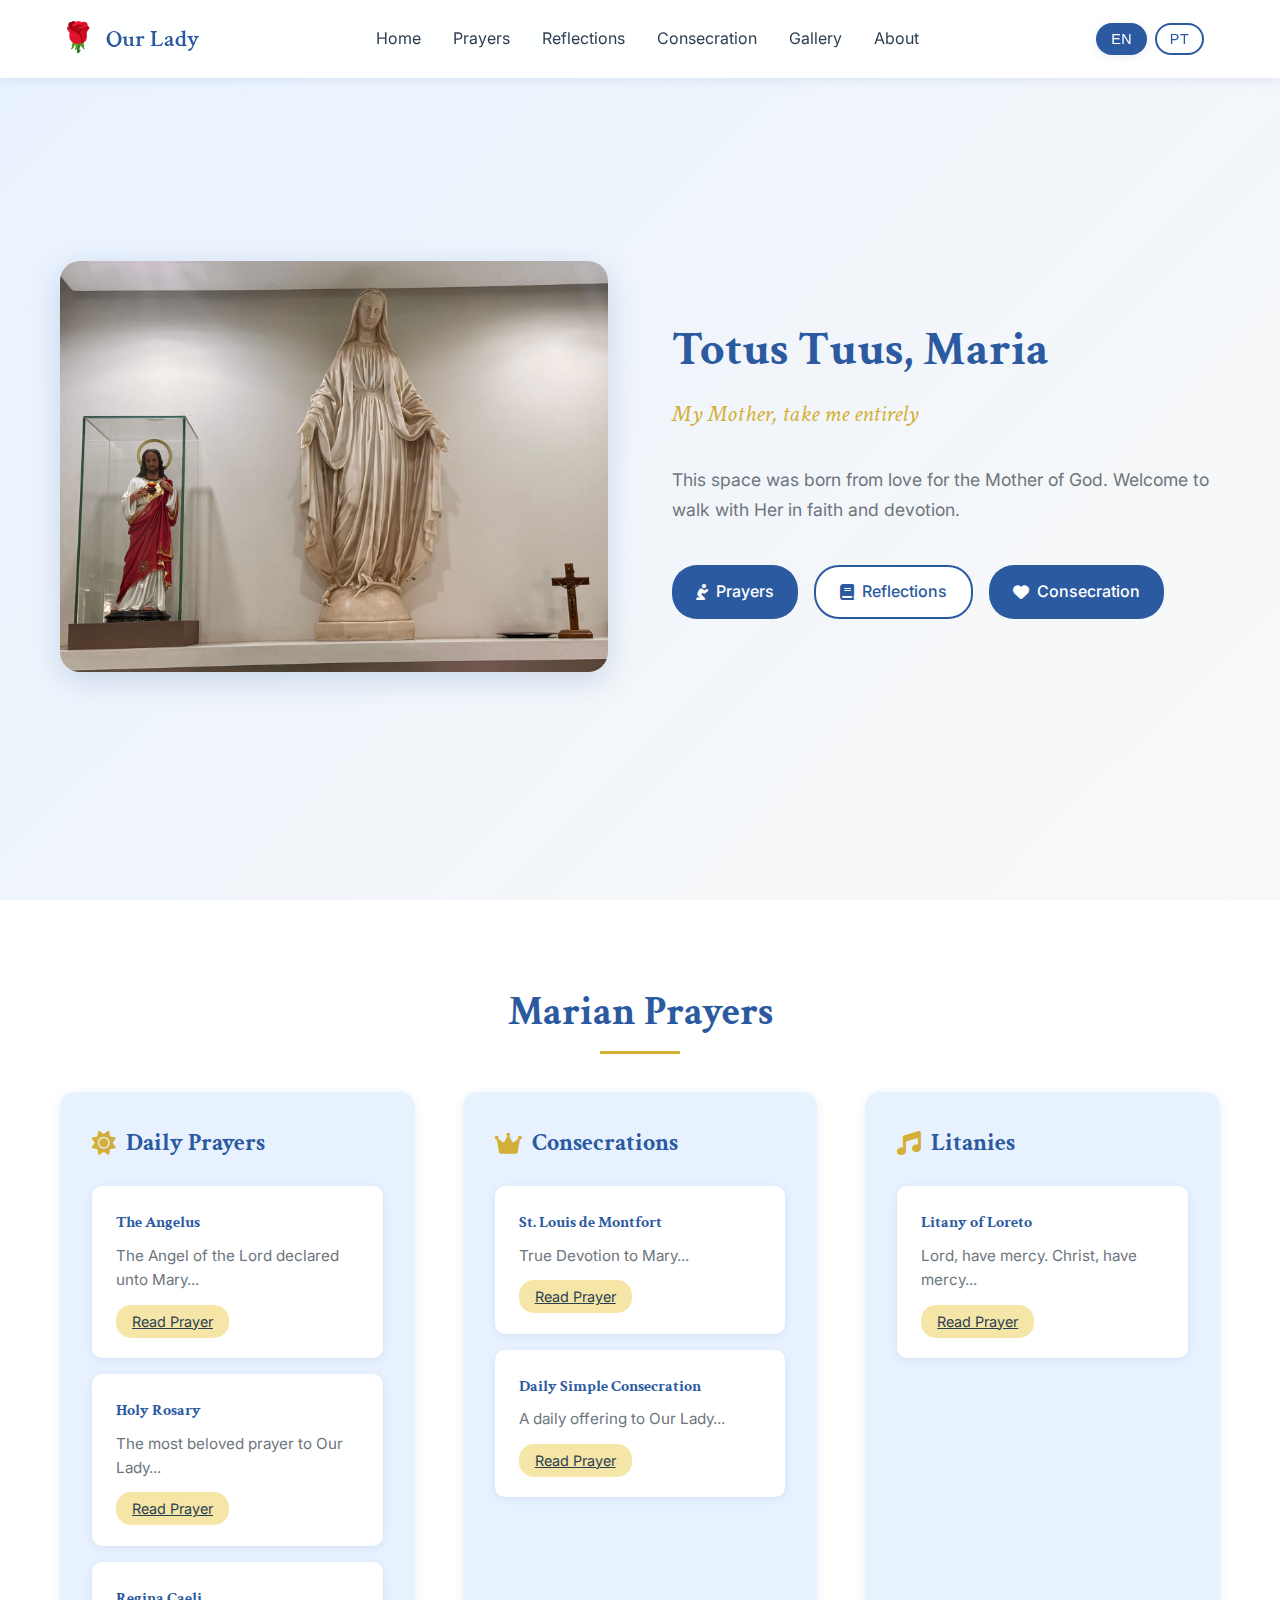
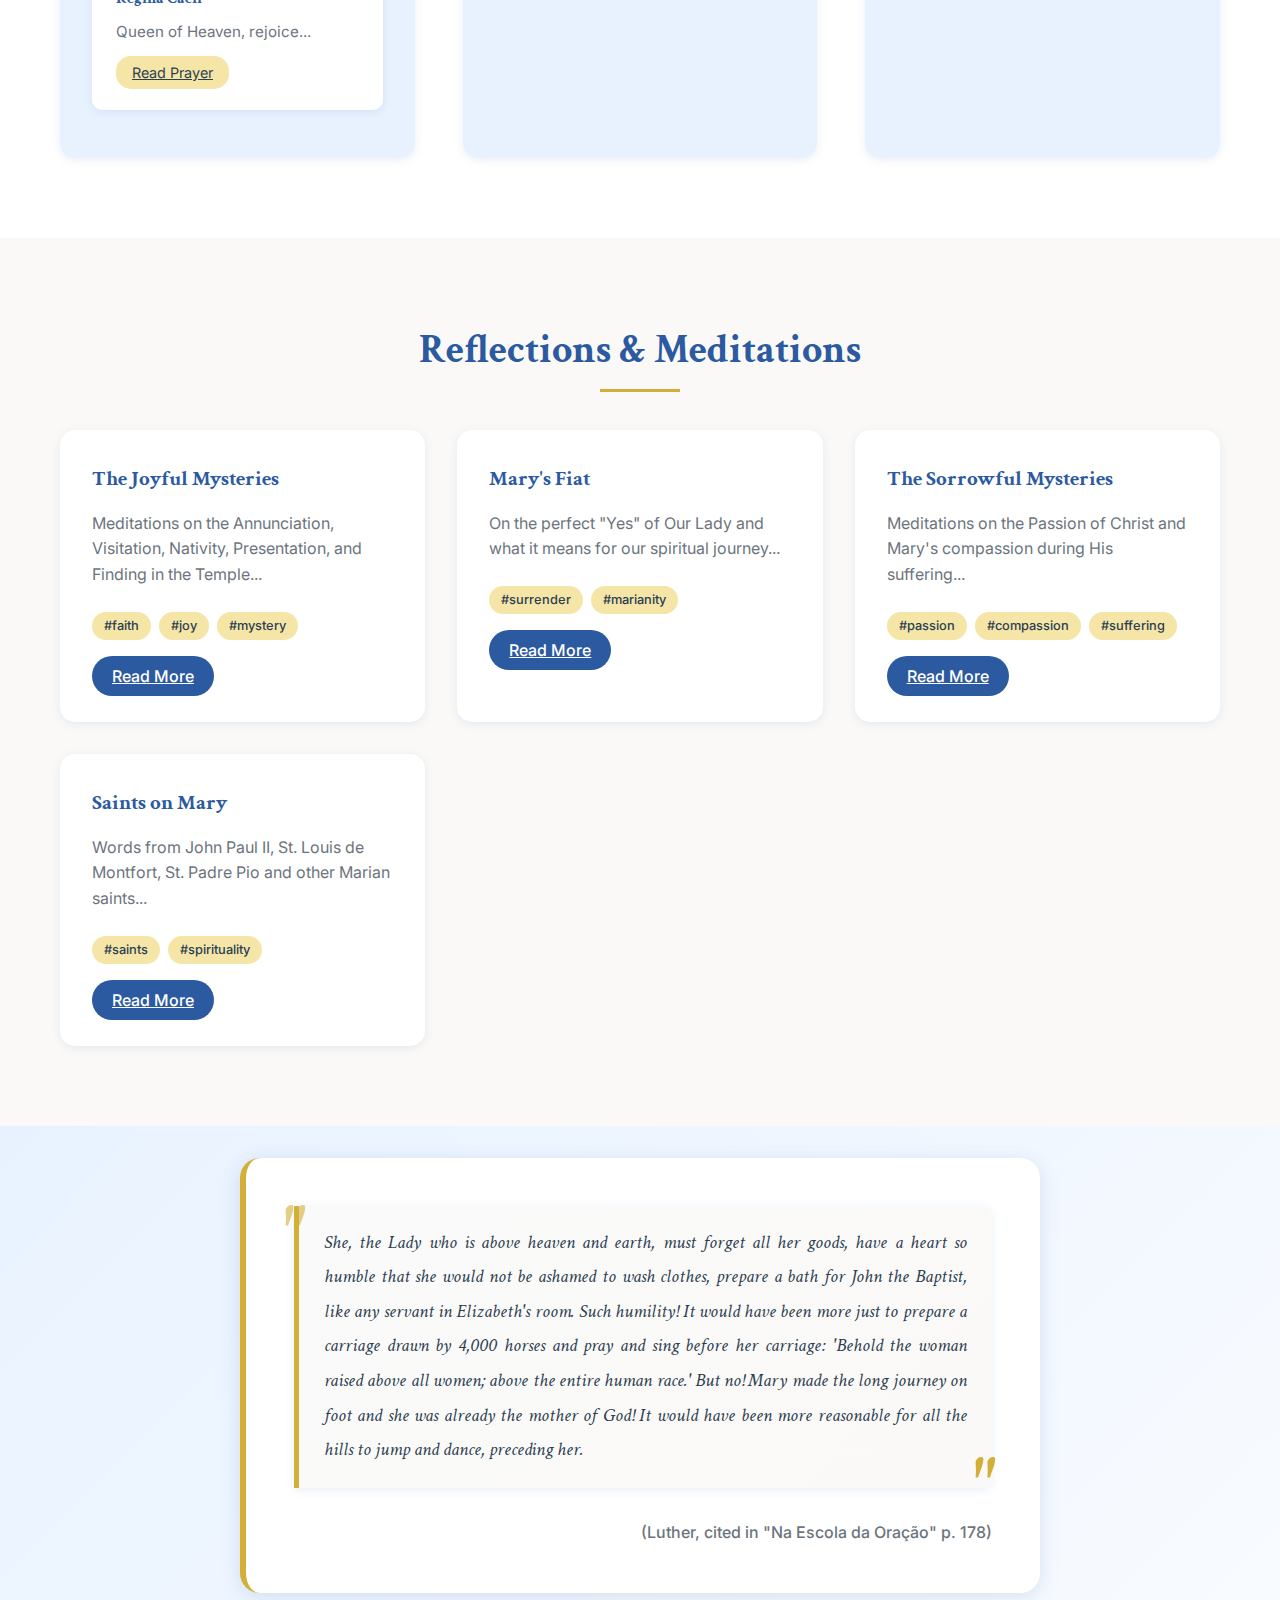
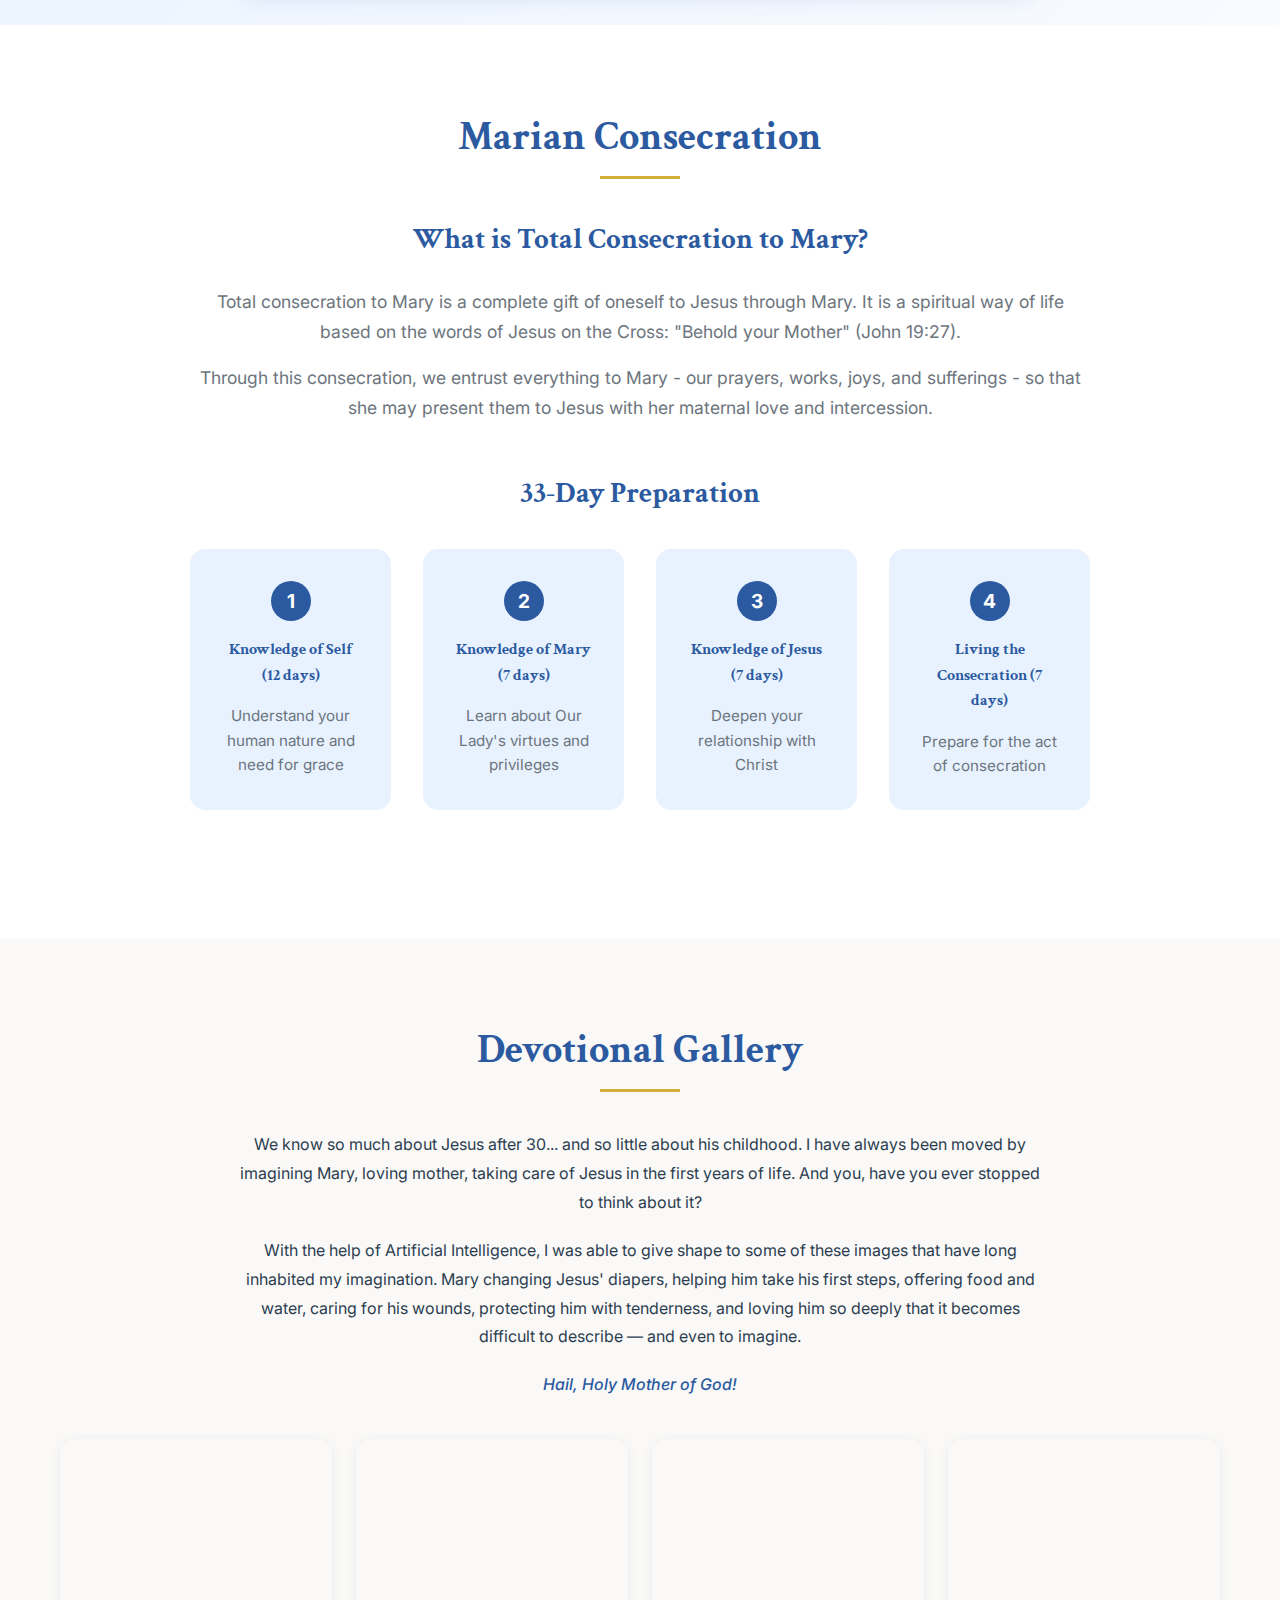
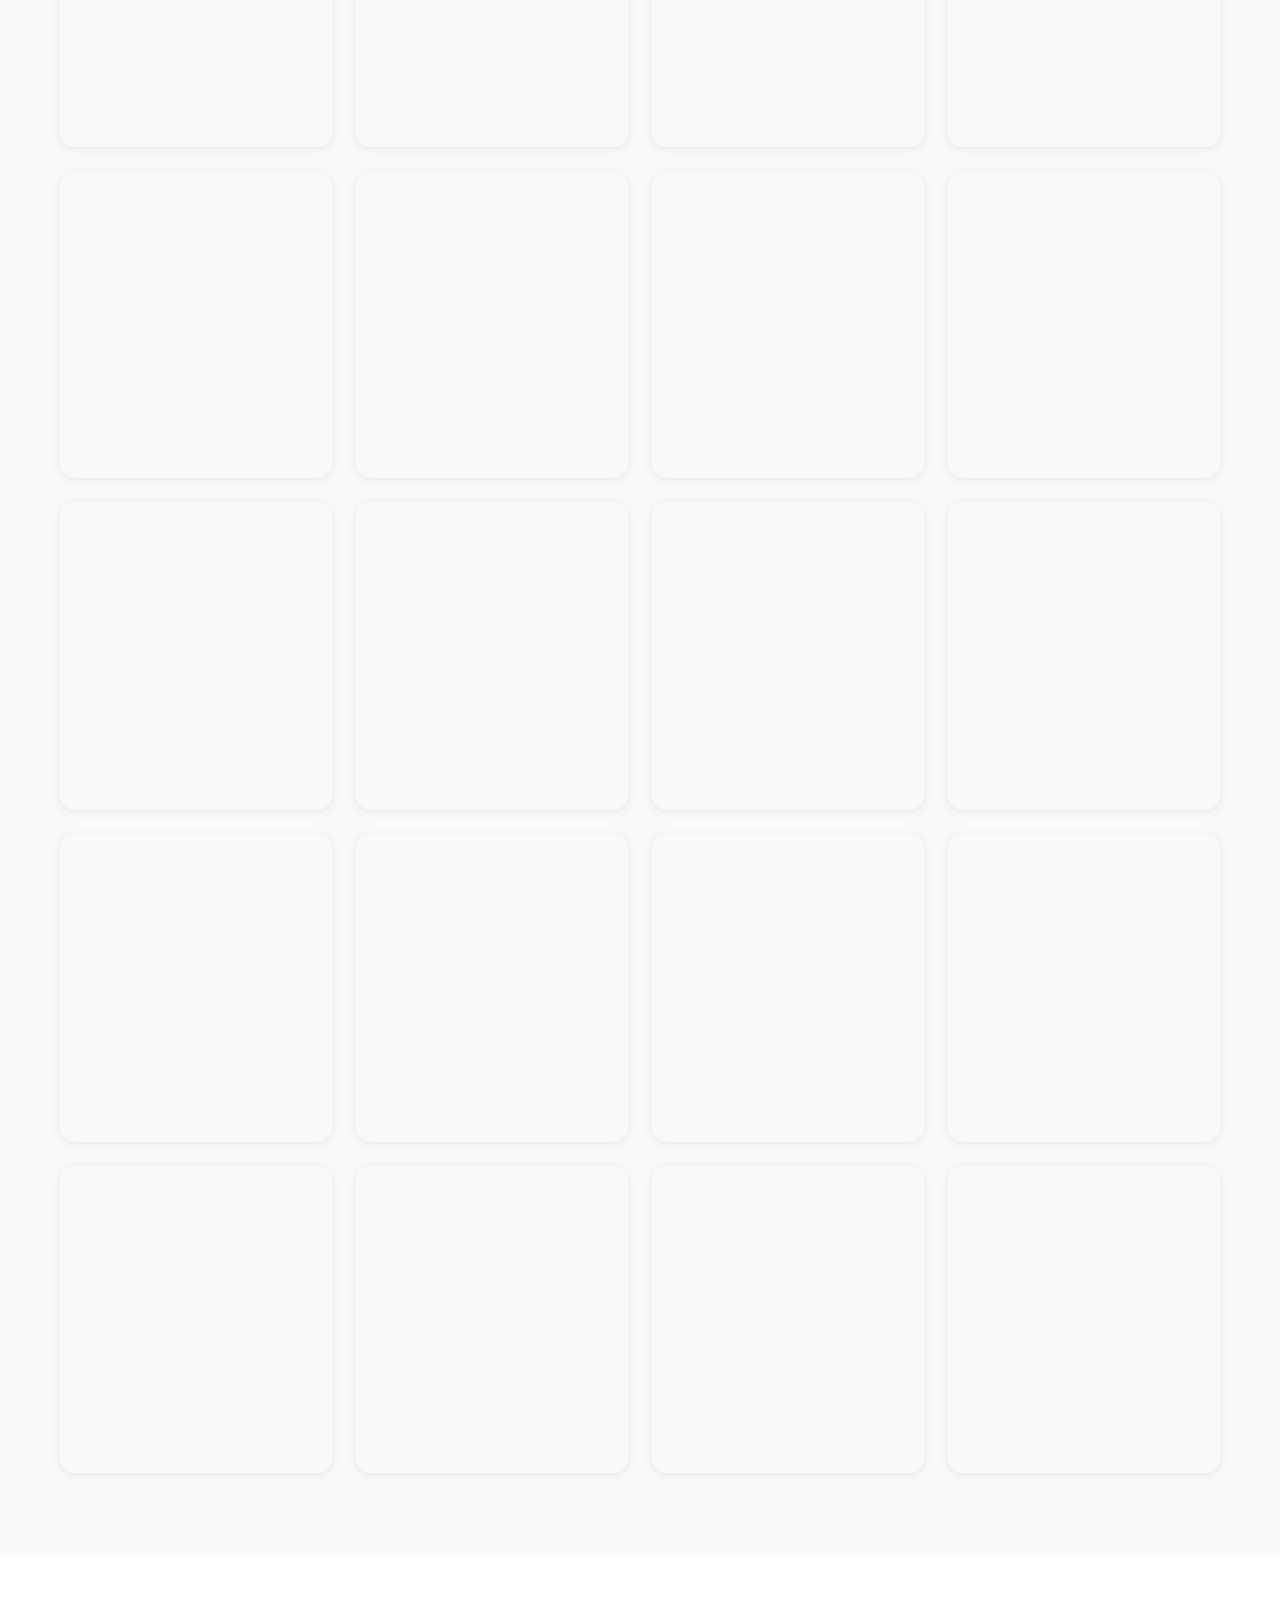
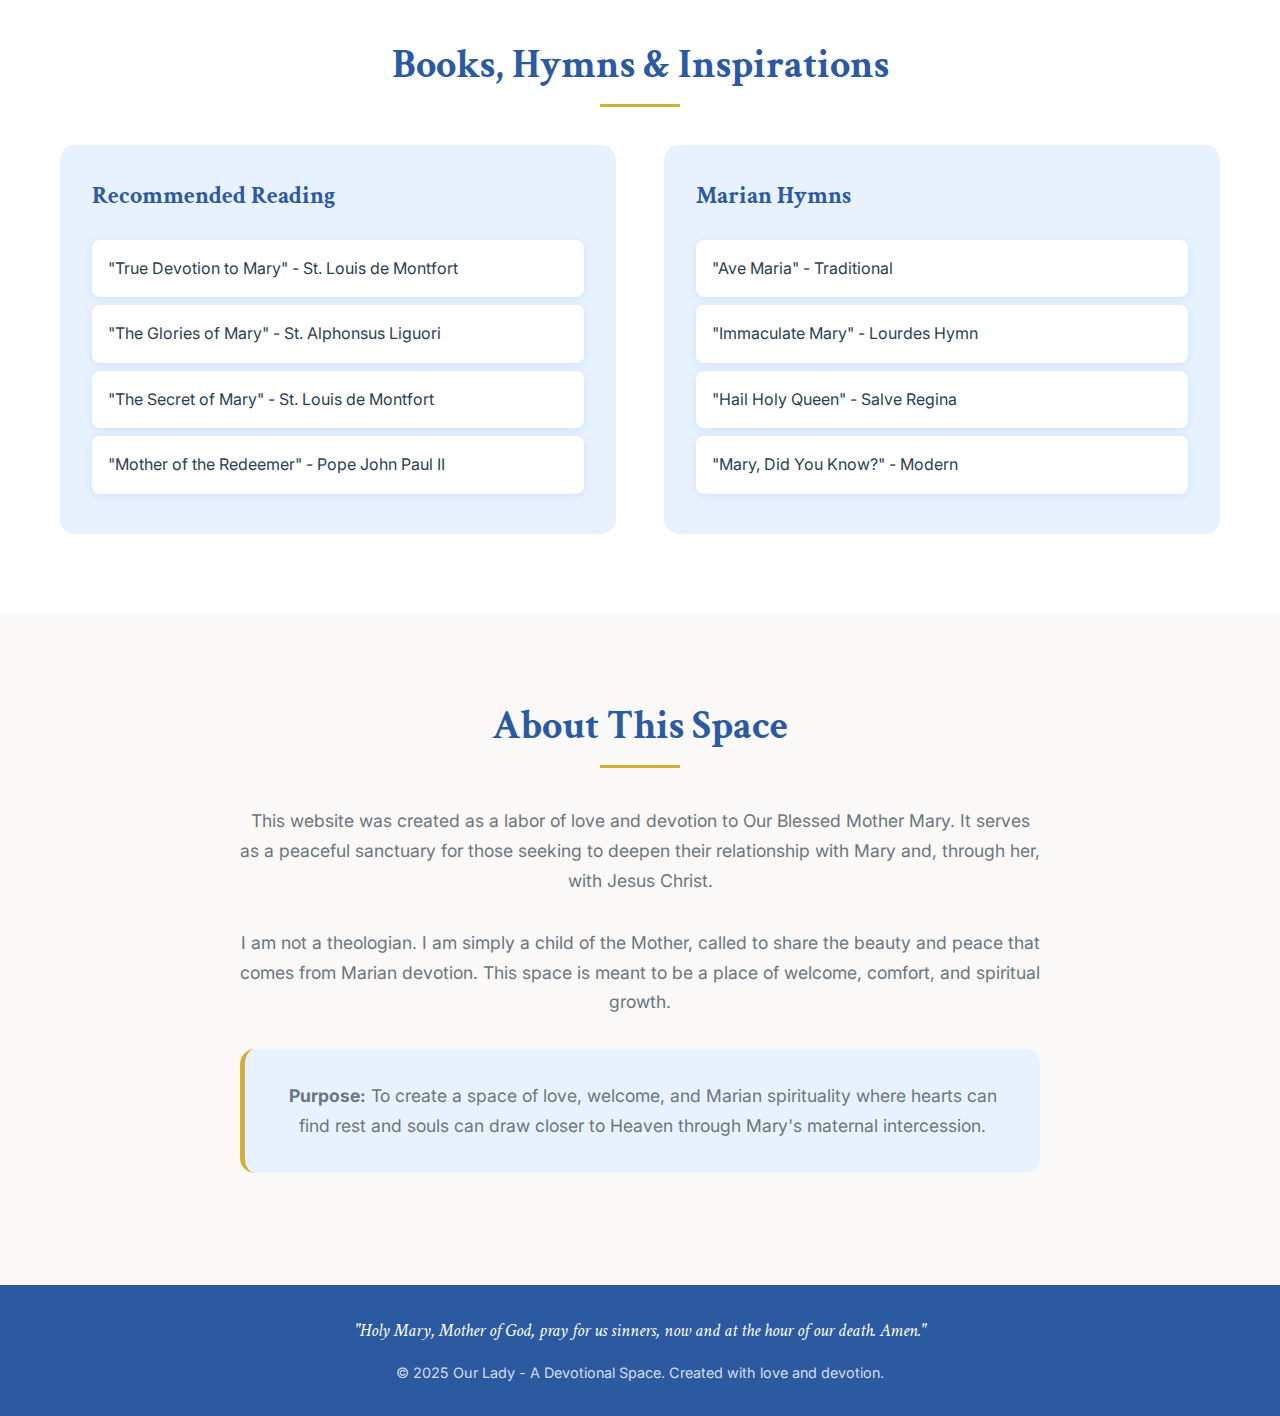
<file: index.html>
<!DOCTYPE html>
<html lang="en">
<head>
    <meta charset="UTF-8">
    <meta name="viewport" content="width=device-width, initial-scale=1.0">
    <title id="page-title">Our Lady - A Devotional Space</title>
    <link rel="stylesheet" href="styles/main.css">
    <link href="https://fonts.googleapis.com/css2?family=Crimson+Text:ital,wght@0,400;0,600;1,400&family=Inter:wght@300;400;500&display=swap" rel="stylesheet">
    <link rel="stylesheet" href="https://cdnjs.cloudflare.com/ajax/libs/font-awesome/6.0.0/css/all.min.css">
</head>
<body>
    <!-- Navigation -->
    <nav class="navbar">
        <div class="nav-container">
            <div class="nav-logo">
                <span class="rose-icon">🌹</span>
                <span>Our Lady</span>
            </div>
            <ul class="nav-menu">
                <li><a href="#home" class="nav-link">Home</a></li>
                <li><a href="#prayers" class="nav-link">Prayers</a></li>
                <li><a href="#reflections" class="nav-link">Reflections</a></li>
                <li><a href="#consecration" class="nav-link">Consecration</a></li>
                <li><a href="#gallery" class="nav-link">Gallery</a></li>
                <li><a href="#about" class="nav-link">About</a></li>
            </ul>
            <div class="language-selector">
                <button class="lang-btn active" data-lang="en" id="lang-en">EN</button>
                <button class="lang-btn" data-lang="pt" id="lang-pt">PT</button>
            </div>
            <div class="hamburger">
                <span></span>
                <span></span>
                <span></span>
            </div>
        </div>
    </nav>

    <!-- Hero Section -->
    <section id="home" class="hero">
        <div class="hero-content">
            <div class="hero-image">
                <img src="images/capa.jpeg" alt="Our Lady" class="main-image">
            </div>
            <div class="hero-text">
                <h1 class="hero-title">Totus Tuus, Maria</h1>
                <p class="hero-subtitle">My Mother, take me entirely</p>
                <p class="welcome-text">
                    This space was born from love for the Mother of God. 
                    Welcome to walk with Her in faith and devotion.
                </p>
                <div class="quick-access">
                    <a href="#prayers" class="btn btn-primary">
                        <i class="fas fa-pray"></i> Prayers
                    </a>
                    <a href="#reflections" class="btn btn-secondary">
                        <i class="fas fa-book"></i> Reflections
                    </a>
                    <a href="#consecration" class="btn btn-primary">
                        <i class="fas fa-heart"></i> Consecration
                    </a>
                </div>
            </div>
        </div>
    </section>

    <!-- Prayers Section -->
    <section id="prayers" class="prayers-section">
        <div class="container">
            <h2 class="section-title">Marian Prayers</h2>
            <div class="prayers-grid">
                <div class="prayer-category">
                    <h3><i class="fas fa-sun"></i> Daily Prayers</h3>
                    <div class="prayer-list">
                        <div class="prayer-item">
                            <h4>The Angelus</h4>
                            <p>The Angel of the Lord declared unto Mary...</p>
                            <a href="prayer-template.html?prayer=The%20Angelus" class="btn-small">Read Prayer</a>
                        </div>
                        <div class="prayer-item">
                            <h4>Holy Rosary</h4>
                            <p>The most beloved prayer to Our Lady...</p>
                            <a href="prayer-template.html?prayer=Holy%20Rosary" class="btn-small">Read Prayer</a>
                        </div>
                        <div class="prayer-item">
                            <h4>Regina Caeli</h4>
                            <p>Queen of Heaven, rejoice...</p>
                            <a href="prayer-template.html?prayer=Regina%20Caeli" class="btn-small">Read Prayer</a>
                        </div>
                    </div>
                </div>

                <div class="prayer-category">
                    <h3><i class="fas fa-crown"></i> Consecrations</h3>
                    <div class="prayer-list">
                        <div class="prayer-item">
                            <h4>St. Louis de Montfort</h4>
                            <p>True Devotion to Mary...</p>
                            <a href="prayer-template.html?prayer=St.%20Louis%20de%20Montfort" class="btn-small">Read Prayer</a>
                        </div>
                        <div class="prayer-item">
                            <h4>Daily Simple Consecration</h4>
                            <p>A daily offering to Our Lady...</p>
                            <a href="prayer-template.html?prayer=Daily%20Simple%20Consecration" class="btn-small">Read Prayer</a>
                        </div>
                    </div>
                </div>

                <div class="prayer-category">
                    <h3><i class="fas fa-music"></i> Litanies</h3>
                    <div class="prayer-list">
                        <div class="prayer-item">
                            <h4>Litany of Loreto</h4>
                            <p>Lord, have mercy. Christ, have mercy...</p>
                            <a href="prayer-template.html?prayer=Litany%20of%20Loreto" class="btn-small">Read Prayer</a>
                        </div>
                    </div>
                </div>
            </div>
        </div>
    </section>

    <!-- Reflections Section -->
    <section id="reflections" class="reflections-section">
        <div class="container">
            <h2 class="section-title">Reflections & Meditations</h2>
            <div class="reflections-grid">
                <article class="reflection-card">
                    <h3>The Joyful Mysteries</h3>
                    <p class="reflection-excerpt">Meditations on the Annunciation, Visitation, Nativity, Presentation, and Finding in the Temple...</p>
                    <div class="reflection-tags">
                        <span class="tag">#faith</span>
                        <span class="tag">#joy</span>
                        <span class="tag">#mystery</span>
                    </div>
                    <a href="reflection-template.html?reflection=The%20Joyful%20Mysteries" class="btn-read-more">Read More</a>
                </article>

                <article class="reflection-card">
                    <h3>Mary's Fiat</h3>
                    <p class="reflection-excerpt">On the perfect "Yes" of Our Lady and what it means for our spiritual journey...</p>
                    <div class="reflection-tags">
                        <span class="tag">#surrender</span>
                        <span class="tag">#marianity</span>
                    </div>
                    <a href="reflection-template.html?reflection=Mary's%20Fiat" class="btn-read-more">Read More</a>
                </article>

                <article class="reflection-card">
                    <h3>The Sorrowful Mysteries</h3>
                    <p class="reflection-excerpt">Meditations on the Passion of Christ and Mary's compassion during His suffering...</p>
                    <div class="reflection-tags">
                        <span class="tag">#passion</span>
                        <span class="tag">#compassion</span>
                        <span class="tag">#suffering</span>
                    </div>
                    <a href="reflection-template.html?reflection=The%20Sorrowful%20Mysteries" class="btn-read-more">Read More</a>
                </article>

                <article class="reflection-card">
                    <h3>Saints on Mary</h3>
                    <p class="reflection-excerpt">Words from John Paul II, St. Louis de Montfort, St. Padre Pio and other Marian saints...</p>
                    <div class="reflection-tags">
                        <span class="tag">#saints</span>
                        <span class="tag">#spirituality</span>
                    </div>
                    <a href="reflection-template.html?reflection=Saints%20on%20Mary" class="btn-read-more">Read More</a>
                </article>
            </div>
        </div>
    </section>

    <!-- Luther Quote Section -->
    <section class="luther-quote-section">
        <div class="container">
            <div class="quote-box">
                <blockquote class="luther-quote">
                    "She, the Lady who is above heaven and earth, must forget all her goods, have a heart so humble that she would not be ashamed to wash clothes, prepare a bath for John the Baptist, like any servant in Elizabeth's room. Such humility! It would have been more just to prepare a carriage drawn by 4,000 horses and pray and sing before her carriage: 'Behold the woman raised above all women; above the entire human race.'
                    But no! Mary made the long journey on foot and she was already the mother of God! It would have been more reasonable for all the hills to jump and dance, preceding her."
                </blockquote>
                <cite class="quote-attribution">(Luther, cited in "Na Escola da Oração" p. 178)</cite>
            </div>
        </div>
    </section>

    <!-- Consecration Section -->
    <section id="consecration" class="consecration-section">
        <div class="container">
            <h2 class="section-title">Marian Consecration</h2>
            <div class="consecration-content">
                <div class="consecration-explanation">
                    <h3>What is Total Consecration to Mary?</h3>
                    <p>
                        Total consecration to Mary is a complete gift of oneself to Jesus through Mary. 
                        It is a spiritual way of life based on the words of Jesus on the Cross: 
                        "Behold your Mother" (John 19:27).
                    </p>
                    <p>
                        Through this consecration, we entrust everything to Mary - our prayers, 
                        works, joys, and sufferings - so that she may present them to Jesus 
                        with her maternal love and intercession.
                    </p>
                </div>

                <div class="preparation-steps">
                    <h3>33-Day Preparation</h3>
                    <div class="steps-grid">
                        <div class="step">
                            <div class="step-number">1</div>
                            <h4>Knowledge of Self (12 days)</h4>
                            <p>Understand your human nature and need for grace</p>
                        </div>
                        <div class="step">
                            <div class="step-number">2</div>
                            <h4>Knowledge of Mary (7 days)</h4>
                            <p>Learn about Our Lady's virtues and privileges</p>
                        </div>
                        <div class="step">
                            <div class="step-number">3</div>
                            <h4>Knowledge of Jesus (7 days)</h4>
                            <p>Deepen your relationship with Christ</p>
                        </div>
                        <div class="step">
                            <div class="step-number">4</div>
                            <h4>Living the Consecration (7 days)</h4>
                            <p>Prepare for the act of consecration</p>
                        </div>
                    </div>
                </div>
            </div>
        </div>
    </section>

    <!-- Gallery Section -->
    <section id="gallery" class="gallery-section">
        <div class="container">
            <h2 class="section-title">Devotional Gallery</h2>
            
            <div class="gallery-intro">
                <p>
                    Sabemos tanto sobre Jesus após os 30 anos… e tão pouco sobre sua infância. Sempre me emocionei ao imaginar Maria, mãe amorosa, cuidando de Jesus nos primeiros anos de vida. E você, já parou para pensar nisso?
                </p>
                <p>
                    Com a ajuda da Inteligência Artificial, consegui dar forma a algumas dessas imagens que há tanto tempo habitavam minha imaginação. Maria trocando as fraldas de Jesus, ajudando-o nos primeiros passos, oferecendo comida e água, cuidando de seus machucados, protegendo-o com ternura e amando-o de forma tão profunda que chega a ser difícil de descrever — e até mesmo de imaginar.
                </p>
                <p>
                    Salve a Santa Mãe de Deus!
                </p>
            </div>
            
            <div class="gallery-grid">
                <div class="gallery-item">
                    <img src="images/mary_jesus0.jpg" alt="Mary and Jesus" loading="lazy">
                    <div class="gallery-overlay"></div>
                </div>
                <div class="gallery-item">
                    <img src="images/mary_jesus1.jpg" alt="Mary and Jesus" loading="lazy">
                    <div class="gallery-overlay"></div>
                </div>
                <div class="gallery-item">
                    <img src="images/mary_jesus2.jpg" alt="Mary and Jesus" loading="lazy">
                    <div class="gallery-overlay"></div>
                </div>
                <div class="gallery-item">
                    <img src="images/mary_jesus3.jpg" alt="Mary and Jesus" loading="lazy">
                    <div class="gallery-overlay"></div>
                </div>
                <div class="gallery-item">
                    <img src="images/mary_jesus4.jpg" alt="Mary and Jesus" loading="lazy">
                    <div class="gallery-overlay"></div>
                </div>
                <div class="gallery-item">
                    <img src="images/mary_jesus5.jpg" alt="Mary and Jesus" loading="lazy">
                    <div class="gallery-overlay"></div>
                </div>
                <div class="gallery-item">
                    <img src="images/mary_jesus6.jpg" alt="Mary and Jesus" loading="lazy">
                    <div class="gallery-overlay"></div>
                </div>
                <div class="gallery-item">
                    <img src="images/mary_jesus7.jpg" alt="Mary and Jesus" loading="lazy">
                    <div class="gallery-overlay"></div>
                </div>
                <div class="gallery-item">
                    <img src="images/mary_jesus8.jpg" alt="Mary and Jesus" loading="lazy">
                    <div class="gallery-overlay"></div>
                </div>
                <div class="gallery-item">
                    <img src="images/mary_jesus9.jpg" alt="Mary and Jesus" loading="lazy">
                    <div class="gallery-overlay"></div>
                </div>
                <div class="gallery-item">
                    <img src="images/mary_jesus10.jpg" alt="Mary and Jesus" loading="lazy">
                    <div class="gallery-overlay"></div>
                </div>
                <div class="gallery-item">
                    <img src="images/mary_jesus11.jpg" alt="Mary and Jesus" loading="lazy">
                    <div class="gallery-overlay"></div>
                </div>
                <div class="gallery-item">
                    <img src="images/mary_jesus12.jpg" alt="Mary and Jesus" loading="lazy">
                    <div class="gallery-overlay"></div>
                </div>
                <div class="gallery-item">
                    <img src="images/mary_jesus13.jpg" alt="Mary and Jesus" loading="lazy">
                    <div class="gallery-overlay"></div>
                </div>
                <div class="gallery-item">
                    <img src="images/mary_jesus14.jpg" alt="Mary and Jesus" loading="lazy">
                    <div class="gallery-overlay"></div>
                </div>
                <div class="gallery-item">
                    <img src="images/mary_jesus15.jpg" alt="Mary and Jesus" loading="lazy">
                    <div class="gallery-overlay"></div>
                </div>
                <div class="gallery-item">
                    <img src="images/mary_jesus16.jpg" alt="Mary and Jesus" loading="lazy">
                    <div class="gallery-overlay"></div>
                </div>
                <div class="gallery-item">
                    <img src="images/mary_jesus19.jpg" alt="Mary and Jesus" loading="lazy">
                    <div class="gallery-overlay"></div>
                </div>
                <div class="gallery-item">
                    <img src="images/mary_jesus20.jpg" alt="Mary and Jesus" loading="lazy">
                    <div class="gallery-overlay"></div>
                </div>
                <div class="gallery-item">
                    <img src="images/mary_jesus21.jpg" alt="Mary and Jesus" loading="lazy">
                    <div class="gallery-overlay"></div>
                </div>
            </div>
        </div>
    </section>

    <!-- Books & Inspirations Section -->
    <section class="books-section">
        <div class="container">
            <h2 class="section-title">Books, Hymns & Inspirations</h2>
            <div class="books-grid">
                <div class="book-category">
                    <h3>Recommended Reading</h3>
                    <ul class="book-list">
                        <li>"True Devotion to Mary" - St. Louis de Montfort</li>
                        <li>"The Glories of Mary" - St. Alphonsus Liguori</li>
                        <li>"The Secret of Mary" - St. Louis de Montfort</li>
                        <li>"Mother of the Redeemer" - Pope John Paul II</li>
                    </ul>
                </div>
                <div class="book-category">
                    <h3>Marian Hymns</h3>
                    <ul class="book-list">
                        <li>"Ave Maria" - Traditional</li>
                        <li>"Immaculate Mary" - Lourdes Hymn</li>
                        <li>"Hail Holy Queen" - Salve Regina</li>
                        <li>"Mary, Did You Know?" - Modern</li>
                    </ul>
                </div>
            </div>
        </div>
    </section>

    <!-- About Section -->
    <section id="about" class="about-section">
        <div class="container">
            <h2 class="section-title">About This Space</h2>
            <div class="about-content">
                <p>
                    This website was created as a labor of love and devotion to Our Blessed Mother Mary. 
                    It serves as a peaceful sanctuary for those seeking to deepen their relationship 
                    with Mary and, through her, with Jesus Christ.
                </p>
                <p>
                    I am not a theologian. I am simply a child of the Mother, called to share the 
                    beauty and peace that comes from Marian devotion. This space is meant to be 
                    a place of welcome, comfort, and spiritual growth.
                </p>
                <p class="purpose">
                    <strong>Purpose:</strong> To create a space of love, welcome, and Marian spirituality 
                    where hearts can find rest and souls can draw closer to Heaven through Mary's 
                    maternal intercession.
                </p>
            </div>
        </div>
    </section>

    <!-- Footer -->
    <footer class="footer">
        <div class="container">
            <div class="footer-content">
                <div class="footer-prayer">
                    <p><em>"Holy Mary, Mother of God, pray for us sinners, now and at the hour of our death. Amen."</em></p>
                </div>
                <div class="footer-links">
                    <p>&copy; 2025 Our Lady - A Devotional Space. Created with love and devotion.</p>
                </div>
            </div>
        </div>
    </footer>

    <!-- Complete Language System -->
    <script src="scripts/complete_language.js"></script>
</body>
</html>
</file>
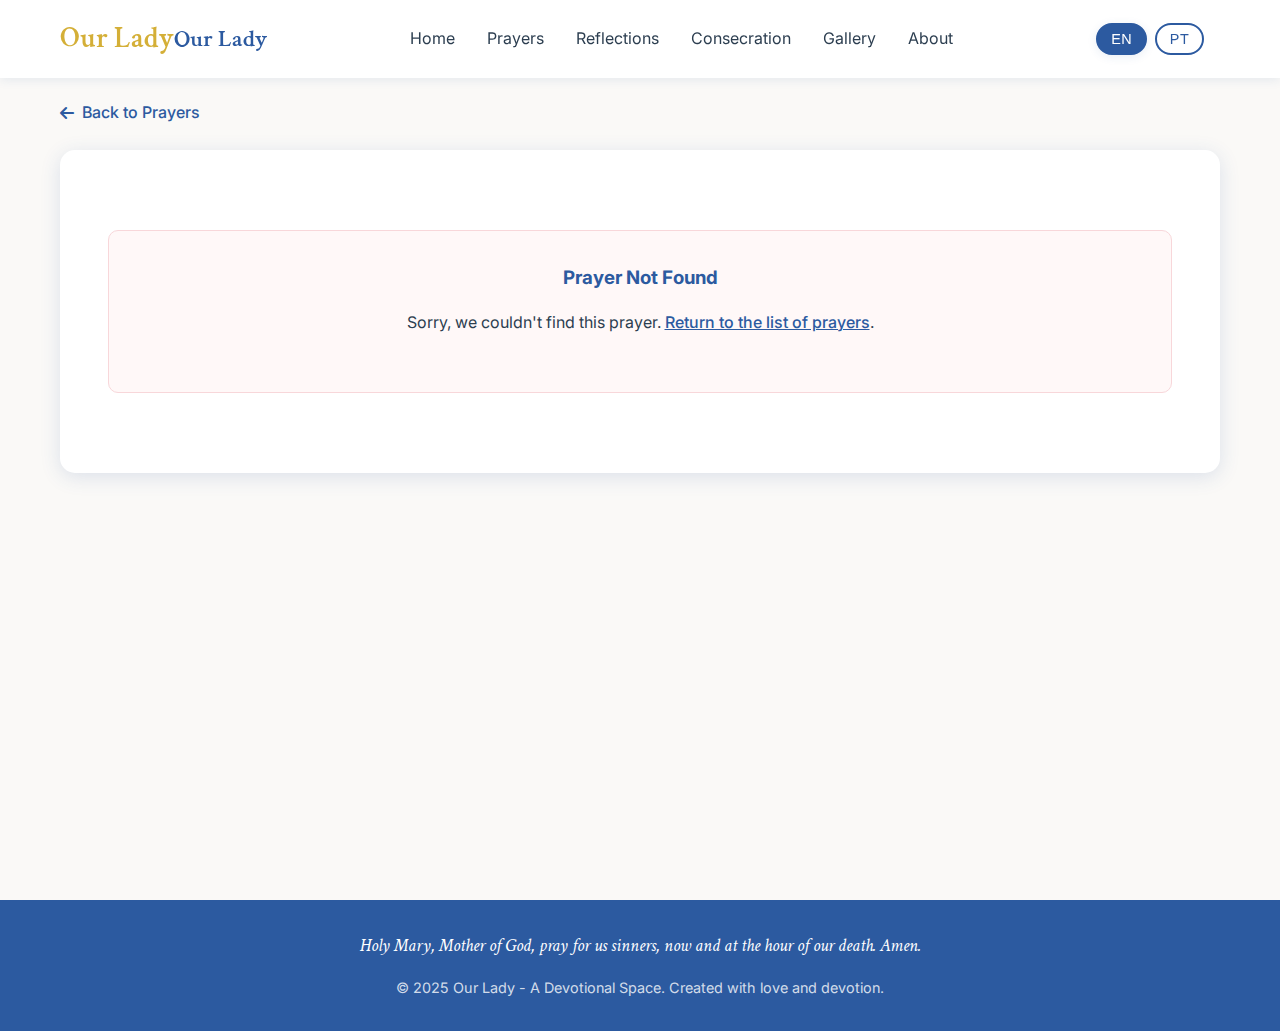
<file: prayer-template.html>
<!DOCTYPE html>
<html lang="en">
<head>
    <meta charset="UTF-8">
    <meta name="viewport" content="width=device-width, initial-scale=1.0">
    <title id="page-title">Prayer - Our Lady - A Devotional Space</title>
    <link rel="stylesheet" href="styles/main.css">
    <link href="https://fonts.googleapis.com/css2?family=Crimson+Text:ital,wght@0,400;0,600;1,400&family=Inter:wght@300;400;500&display=swap" rel="stylesheet">
    <link rel="stylesheet" href="https://cdnjs.cloudflare.com/ajax/libs/font-awesome/6.0.0/css/all.min.css">
    <style>
        .prayer-page {
            padding-top: 100px;
            min-height: 100vh;
            background-color: var(--cream);
        }
        
        .prayer-container {
            background-color: white;
            padding: 3rem;
            border-radius: 15px;
            box-shadow: var(--shadow-medium);
            margin-bottom: 3rem;
        }
        
        .back-button {
            display: inline-flex;
            align-items: center;
            margin-bottom: 1.5rem;
            color: var(--primary-blue);
            text-decoration: none;
            font-weight: 500;
            transition: all 0.3s ease;
        }
        
        .back-button:hover {
            transform: translateX(-5px);
        }
        
        .back-button i {
            margin-right: 0.5rem;
        }
    </style>
</head>
<body>
    <!-- Navigation -->
    <nav class="navbar">
        <div class="nav-container">
            <div class="nav-logo">
                <a href="index.html" class="logo-link">
                    <span class="rose-icon">🌹</span>
                    <span>Our Lady</span>
                </a>
            </div>
            <ul class="nav-menu">
                <li><a href="index.html#home" class="nav-link" id="nav-home">Home</a></li>
                <li><a href="index.html#prayers" class="nav-link" id="nav-prayers">Prayers</a></li>
                <li><a href="index.html#reflections" class="nav-link" id="nav-reflections">Reflections</a></li>
                <li><a href="index.html#consecration" class="nav-link" id="nav-consecration">Consecration</a></li>
                <li><a href="index.html#gallery" class="nav-link" id="nav-gallery">Gallery</a></li>
                <li><a href="index.html#about" class="nav-link" id="nav-about">About</a></li>
            </ul>
            <div class="language-selector">
                <button class="lang-btn active" data-lang="en" id="lang-en">EN</button>
                <button class="lang-btn" data-lang="pt" id="lang-pt">PT</button>
            </div>
            <div class="hamburger">
                <span></span>
                <span></span>
                <span></span>
            </div>
        </div>
    </nav>

    <!-- Prayer Content -->
    <section class="prayer-page">
        <div class="container">
            <a href="index.html#prayers" class="back-button" id="back-link">
                <i class="fas fa-arrow-left"></i> <span class="back-text">Back to Prayers</span>
            </a>
            
            <div class="prayer-container">
                <h2 class="prayer-title"></h2>
                <div class="prayer-content">
                    <!-- Prayer content will be inserted here by JavaScript -->
                </div>
            </div>
        </div>
    </section>

    <!-- Footer -->
    <footer class="footer">
        <div class="container">
            <div class="footer-content">
                <div class="footer-prayer">
                    <p><em>"Holy Mary, Mother of God, pray for us sinners, now and at the hour of our death. Amen."</em></p>
                </div>
                <div class="footer-links">
                    <p>&copy; 2025 Our Lady - A Devotional Space. Created with love and devotion.</p>
                </div>
            </div>
        </div>
    </footer>

    <script src="scripts/complete_language.js"></script>
    <script src="scripts/prayer.js"></script>
</body>
</html>
</file>
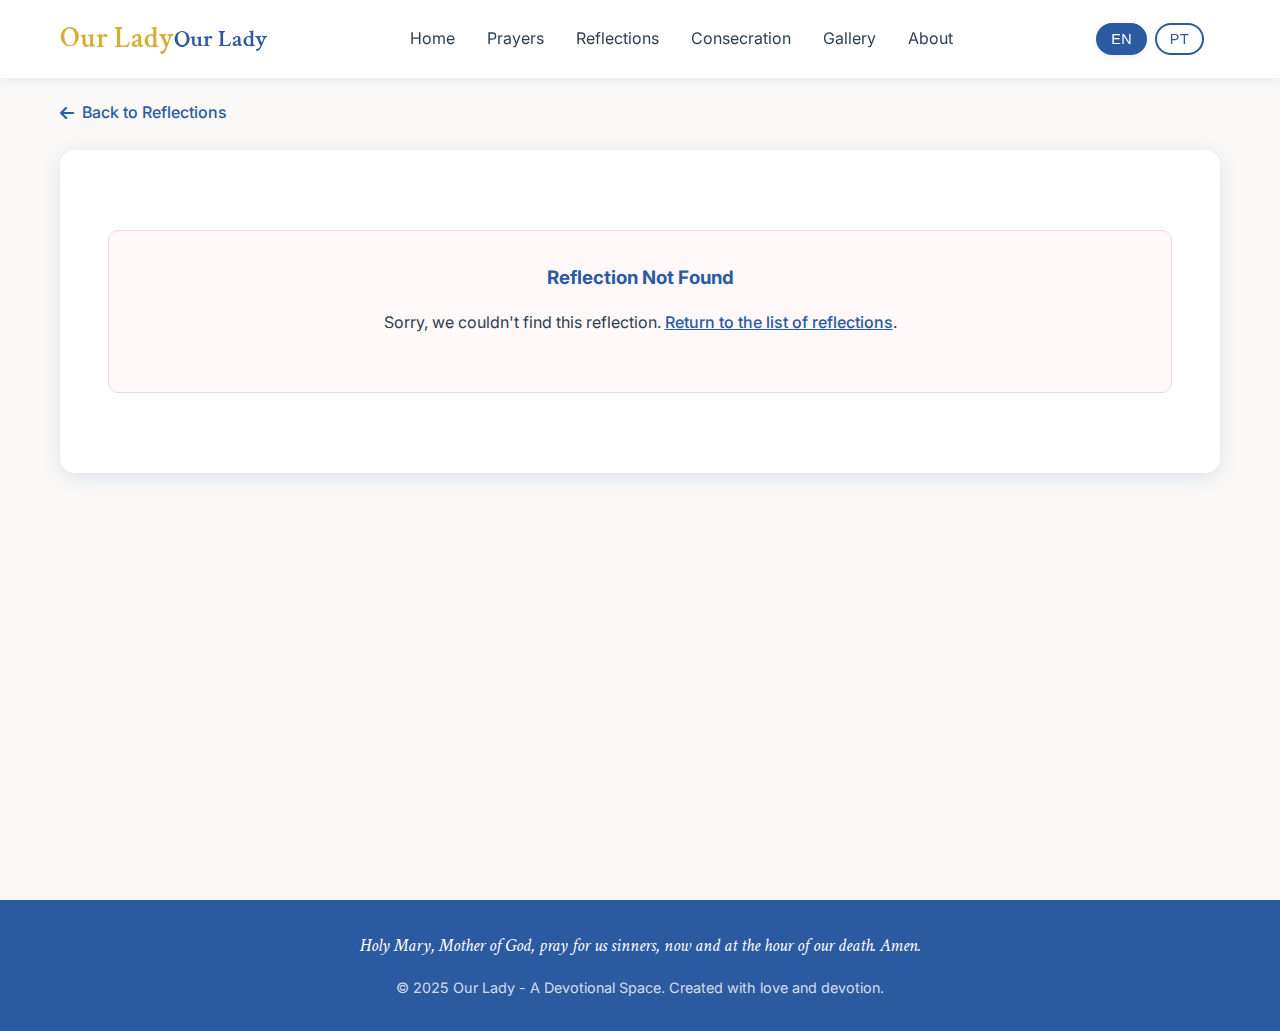
<file: reflection-template.html>
<!DOCTYPE html>
<html lang="en">
<head>
    <meta charset="UTF-8">
    <meta name="viewport" content="width=device-width, initial-scale=1.0">
    <title id="page-title">Reflection - Our Lady - A Devotional Space</title>
    <link rel="stylesheet" href="styles/main.css">
    <link href="https://fonts.googleapis.com/css2?family=Crimson+Text:ital,wght@0,400;0,600;1,400&family=Inter:wght@300;400;500&display=swap" rel="stylesheet">
    <link rel="stylesheet" href="https://cdnjs.cloudflare.com/ajax/libs/font-awesome/6.0.0/css/all.min.css">
    <style>
        .reflection-page {
            padding-top: 100px;
            min-height: 100vh;
            background-color: var(--cream);
        }
        
        .reflection-container {
            background-color: white;
            padding: 3rem;
            border-radius: 15px;
            box-shadow: var(--shadow-medium);
            margin-bottom: 3rem;
        }
        
        .back-button {
            display: inline-flex;
            align-items: center;
            margin-bottom: 1.5rem;
            color: var(--primary-blue);
            text-decoration: none;
            font-weight: 500;
            transition: all 0.3s ease;
        }
        
        .back-button:hover {
            transform: translateX(-5px);
        }
        
        .back-button i {
            margin-right: 0.5rem;
        }
    </style>
</head>
<body>
    <!-- Navigation -->
    <nav class="navbar">
        <div class="nav-container">
            <div class="nav-logo">
                <a href="index.html" class="logo-link">
                    <span class="rose-icon">🌹</span>
                    <span>Our Lady</span>
                </a>
            </div>
            <ul class="nav-menu">
                <li><a href="index.html#home" class="nav-link" id="nav-home">Home</a></li>
                <li><a href="index.html#prayers" class="nav-link" id="nav-prayers">Prayers</a></li>
                <li><a href="index.html#reflections" class="nav-link" id="nav-reflections">Reflections</a></li>
                <li><a href="index.html#consecration" class="nav-link" id="nav-consecration">Consecration</a></li>
                <li><a href="index.html#gallery" class="nav-link" id="nav-gallery">Gallery</a></li>
                <li><a href="index.html#about" class="nav-link" id="nav-about">About</a></li>
            </ul>
            <div class="language-selector">
                <button class="lang-btn active" data-lang="en" id="lang-en">EN</button>
                <button class="lang-btn" data-lang="pt" id="lang-pt">PT</button>
            </div>
            <div class="hamburger">
                <span></span>
                <span></span>
                <span></span>
            </div>
        </div>
    </nav>

    <!-- Reflection Content -->
    <section class="reflection-page">
        <div class="container">
            <a href="index.html#reflections" class="back-button" id="back-link">
                <i class="fas fa-arrow-left"></i> <span class="back-text">Back to Reflections</span>
            </a>
            
            <div class="reflection-container">
                <h2 class="reflection-title"></h2>
                <div class="reflection-content">
                    <!-- Reflection content will be inserted here by JavaScript -->
                </div>
            </div>
        </div>
    </section>

    <!-- Footer -->
    <footer class="footer">
        <div class="container">
            <div class="footer-content">
                <div class="footer-prayer">
                    <p><em>"Holy Mary, Mother of God, pray for us sinners, now and at the hour of our death. Amen."</em></p>
                </div>
                <div class="footer-links">
                    <p>&copy; 2025 Our Lady - A Devotional Space. Created with love and devotion.</p>
                </div>
            </div>
        </div>
    </footer>

    <script src="scripts/complete_language.js"></script>
    <script src="scripts/reflection.js"></script>
</body>
</html>
</file>
<file: styles/main.css>
/* Reset and Base Styles */
* {
    margin: 0;
    padding: 0;
    box-sizing: border-box;
}

:root {
    /* Marian Colors */
    --primary-blue: #2c5aa0;
    --light-blue: #4a7bc8;
    --soft-blue: #e8f2ff;
    --white: #ffffff;
    --cream: #faf9f7;
    --gold: #d4af37;
    --light-gold: #f5e6a8;
    --text-dark: #2c3e50;
    --text-light: #6c757d;
    --border-light: #e9ecef;
    
    /* Typography */
    --font-serif: 'Crimson Text', serif;
    --font-sans: 'Inter', sans-serif;
    
    /* Spacing */
    --section-padding: 80px 0;
    --container-max-width: 1200px;
    
    /* Shadows */
    --shadow-light: 0 2px 10px rgba(44, 90, 160, 0.1);
    --shadow-medium: 0 4px 20px rgba(44, 90, 160, 0.15);
    --shadow-strong: 0 8px 30px rgba(44, 90, 160, 0.2);
}

body {
    font-family: var(--font-sans);
    line-height: 1.6;
    color: var(--text-dark);
    background-color: var(--cream);
}

.container {
    max-width: var(--container-max-width);
    margin: 0 auto;
    padding: 0 20px;
}

/* Navigation */
.navbar {
    position: fixed;
    top: 0;
    width: 100%;
    background: rgba(255, 255, 255, 0.95);
    backdrop-filter: blur(10px);
    z-index: 1000;
    padding: 1rem 0;
    box-shadow: var(--shadow-light);
}

.nav-container {
    max-width: var(--container-max-width);
    margin: 0 auto;
    padding: 0 20px;
    display: flex;
    justify-content: space-between;
    align-items: center;
}

.nav-logo {
    display: flex;
    align-items: center;
    gap: 10px;
    font-family: var(--font-serif);
    font-size: 1.5rem;
    font-weight: 600;
    color: var(--primary-blue);
}

.nav-logo i {
    color: var(--gold);
}

.nav-logo .rose-icon {
    color: var(--gold);
    font-size: 1.2em;
}

.nav-menu {
    display: flex;
    list-style: none;
    gap: 2rem;
}

.nav-link {
    text-decoration: none;
    color: var(--text-dark);
    font-weight: 400;
    transition: color 0.3s ease;
    position: relative;
}

.nav-link:hover {
    color: var(--primary-blue);
}

.nav-link::after {
    content: '';
    position: absolute;
    bottom: -5px;
    left: 0;
    width: 0;
    height: 2px;
    background: var(--gold);
    transition: width 0.3s ease;
}

.nav-link:hover::after {
    width: 100%;
}

/* Language Selector */
.language-selector {
    display: flex;
    gap: 0.5rem;
    margin-right: 1rem;
}

.lang-btn {
    background: transparent;
    border: 2px solid var(--primary-blue);
    color: var(--primary-blue);
    padding: 0.4rem 0.8rem;
    border-radius: 20px;
    cursor: pointer;
    font-size: 0.9rem;
    font-weight: 500;
    transition: all 0.3s ease;
    text-transform: uppercase;
    letter-spacing: 0.5px;
}

.lang-btn:hover {
    background: var(--primary-blue);
    color: white;
    transform: translateY(-2px);
}

.lang-btn.active {
    background: var(--primary-blue);
    color: white;
    box-shadow: var(--shadow-light);
}

.hamburger {
    display: none;
    flex-direction: column;
    cursor: pointer;
    gap: 4px;
}

.hamburger span {
    width: 25px;
    height: 3px;
    background: var(--primary-blue);
    transition: 0.3s;
}

/* Hero Section */
.hero {
    padding: 120px 0 80px;
    background: linear-gradient(135deg, var(--soft-blue) 0%, var(--cream) 100%);
    min-height: 100vh;
    display: flex;
    align-items: center;
}

.hero-content {
    max-width: var(--container-max-width);
    margin: 0 auto;
    padding: 0 20px;
    display: grid;
    grid-template-columns: 1fr 1fr;
    gap: 4rem;
    align-items: center;
}

.hero-image {
    text-align: center;
}

.main-image {
    max-width: 100%;
    height: auto;
    border-radius: 20px;
    box-shadow: var(--shadow-strong);
    max-height: 500px;
    object-fit: cover;
}

.hero-text {
    text-align: left;
}

.hero-title {
    font-family: var(--font-serif);
    font-size: 3rem;
    color: var(--primary-blue);
    margin-bottom: 1rem;
    line-height: 1.2;
}

.hero-subtitle {
    font-family: var(--font-serif);
    font-size: 1.5rem;
    color: var(--gold);
    font-style: italic;
    margin-bottom: 2rem;
}

.welcome-text {
    font-size: 1.1rem;
    color: var(--text-light);
    margin-bottom: 2.5rem;
    line-height: 1.7;
}

.quick-access {
    display: flex;
    gap: 1rem;
    flex-wrap: wrap;
}

/* Buttons */
.btn {
    display: inline-flex;
    align-items: center;
    gap: 8px;
    padding: 12px 24px;
    border: none;
    border-radius: 25px;
    text-decoration: none;
    font-weight: 500;
    transition: all 0.3s ease;
    cursor: pointer;
    font-size: 1rem;
}

.btn-primary {
    background: var(--primary-blue);
    color: white;
}

.btn-primary:hover {
    background: var(--light-blue);
    transform: translateY(-2px);
    box-shadow: var(--shadow-medium);
}

.btn-secondary {
    background: white;
    color: var(--primary-blue);
    border: 2px solid var(--primary-blue);
}

.btn-secondary:hover {
    background: var(--primary-blue);
    color: white;
    transform: translateY(-2px);
    box-shadow: var(--shadow-medium);
}

.btn-small {
    padding: 8px 16px;
    font-size: 0.9rem;
    background: var(--light-gold);
    color: var(--text-dark);
    border: none;
    border-radius: 15px;
    cursor: pointer;
    transition: all 0.3s ease;
}

.btn-small:hover {
    background: var(--gold);
    color: white;
}

.btn-read-more {
    padding: 10px 20px;
    background: var(--primary-blue);
    color: white;
    border: none;
    border-radius: 20px;
    cursor: pointer;
    transition: all 0.3s ease;
    font-weight: 500;
}

.btn-read-more:hover {
    background: var(--light-blue);
    transform: translateY(-2px);
}

/* Section Titles */
.section-title {
    font-family: var(--font-serif);
    font-size: 2.5rem;
    color: var(--primary-blue);
    text-align: center;
    margin-bottom: 3rem;
    position: relative;
}

.section-title::after {
    content: '';
    position: absolute;
    bottom: -10px;
    left: 50%;
    transform: translateX(-50%);
    width: 80px;
    height: 3px;
    background: var(--gold);
}

/* Prayers Section */
.prayers-section {
    padding: var(--section-padding);
    background: white;
}

.prayers-grid {
    display: grid;
    grid-template-columns: repeat(auto-fit, minmax(350px, 1fr));
    gap: 3rem;
}

.prayer-category {
    background: var(--soft-blue);
    padding: 2rem;
    border-radius: 15px;
    box-shadow: var(--shadow-light);
}

.prayer-category h3 {
    font-family: var(--font-serif);
    font-size: 1.5rem;
    color: var(--primary-blue);
    margin-bottom: 1.5rem;
    display: flex;
    align-items: center;
    gap: 10px;
}

.prayer-category h3 i {
    color: var(--gold);
}

.prayer-item {
    background: white;
    padding: 1.5rem;
    border-radius: 10px;
    margin-bottom: 1rem;
    box-shadow: var(--shadow-light);
}

.prayer-item h4 {
    color: var(--primary-blue);
    margin-bottom: 0.5rem;
    font-family: var(--font-serif);
}

.prayer-item p {
    color: var(--text-light);
    margin-bottom: 1rem;
    font-size: 0.95rem;
}

/* Reflections Section */
.reflections-section {
    padding: var(--section-padding);
    background: var(--cream);
}

.reflections-grid {
    display: grid;
    grid-template-columns: repeat(auto-fit, minmax(350px, 1fr));
    gap: 2rem;
}

.reflection-card {
    background: white;
    padding: 2rem;
    border-radius: 15px;
    box-shadow: var(--shadow-light);
    transition: transform 0.3s ease, box-shadow 0.3s ease;
}

.reflection-card:hover {
    transform: translateY(-5px);
    box-shadow: var(--shadow-medium);
}

.reflection-card h3 {
    font-family: var(--font-serif);
    color: var(--primary-blue);
    margin-bottom: 1rem;
    font-size: 1.3rem;
}

.reflection-excerpt {
    color: var(--text-light);
    margin-bottom: 1.5rem;
    line-height: 1.6;
}

.reflection-tags {
    display: flex;
    gap: 0.5rem;
    margin-bottom: 1.5rem;
    flex-wrap: wrap;
}

.tag {
    background: var(--light-gold);
    color: var(--text-dark);
    padding: 4px 12px;
    border-radius: 15px;
    font-size: 0.8rem;
    font-weight: 500;
}

/* Luther Quote Section */
.luther-quote-section {
    padding: 2rem 0;
    background: linear-gradient(135deg, var(--soft-blue) 0%, #f8fbff 100%);
}

.quote-box {
    max-width: 800px;
    margin: 0 auto;
    background: white;
    padding: 3rem;
    border-radius: 20px;
    box-shadow: var(--shadow-medium);
    border-left: 6px solid var(--gold);
    position: relative;
}

.luther-quote {
    font-family: var(--font-serif);
    font-size: 1.2rem;
    line-height: 1.8;
    color: var(--text-dark);
    font-style: italic;
    margin: 0;
    position: relative;
    text-align: justify;
}

.luther-quote::before {
    content: '"';
    font-size: 5rem;
    color: var(--gold);
    position: absolute;
    top: -10px;
    left: -20px;
    font-family: var(--font-serif);
    line-height: 1;
}

.luther-quote::after {
    content: '"';
    font-size: 5rem;
    color: var(--gold);
    position: absolute;
    bottom: -40px;
    right: 0px;
    font-family: var(--font-serif);
    line-height: 1;
}

.quote-attribution {
    display: block;
    text-align: right;
    margin-top: 2rem;
    font-style: normal;
    color: var(--text-light);
    font-size: 1rem;
    font-weight: 500;
}

/* Consecration Section */
.consecration-section {
    padding: var(--section-padding);
    background: white;
}

.consecration-content {
    max-width: 900px;
    margin: 0 auto;
}

.consecration-explanation {
    text-align: center;
    margin-bottom: 3rem;
}

.consecration-explanation h3 {
    font-family: var(--font-serif);
    color: var(--primary-blue);
    font-size: 1.8rem;
    margin-bottom: 1.5rem;
}

.consecration-explanation p {
    color: var(--text-light);
    font-size: 1.1rem;
    line-height: 1.7;
    margin-bottom: 1rem;
}

.preparation-steps {
    margin-bottom: 3rem;
}

.preparation-steps h3 {
    font-family: var(--font-serif);
    color: var(--primary-blue);
    font-size: 1.8rem;
    text-align: center;
    margin-bottom: 2rem;
}

.steps-grid {
    display: grid;
    grid-template-columns: repeat(4, 1fr);
    gap: 2rem;
}

/* Responsive adjustments for smaller screens */
@media (max-width: 1200px) {
    .steps-grid {
        grid-template-columns: repeat(2, 1fr);
    }
}

@media (max-width: 768px) {
    .steps-grid {
        grid-template-columns: 1fr;
    }
}

.step {
    background: var(--soft-blue);
    padding: 2rem;
    border-radius: 15px;
    text-align: center;
    position: relative;
}

.step-number {
    background: var(--primary-blue);
    color: white;
    width: 40px;
    height: 40px;
    border-radius: 50%;
    display: flex;
    align-items: center;
    justify-content: center;
    font-weight: bold;
    font-size: 1.2rem;
    margin: 0 auto 1rem;
}

.step h4 {
    color: var(--primary-blue);
    margin-bottom: 1rem;
    font-family: var(--font-serif);
}

.step p {
    color: var(--text-light);
    font-size: 0.95rem;
}

/* Gallery Section */
.gallery-section {
    padding: var(--section-padding);
    background: var(--cream);
}

.gallery-grid {
    display: grid;
    grid-template-columns: repeat(auto-fit, minmax(250px, 1fr));
    gap: 1.5rem;
    max-width: 100%;
}

.gallery-intro {
    max-width: 800px;
    margin: 0 auto 2.5rem;
    text-align: center;
    font-family: var(--serif-font);
    line-height: 1.8;
}

.gallery-intro p {
    margin-bottom: 1.2rem;
    color: var(--text-dark);
}

.gallery-intro p:last-child {
    font-style: italic;
    color: var(--primary-blue);
    font-weight: 500;
}

.gallery-item {
    position: relative;
    border-radius: 15px;
    overflow: hidden;
    box-shadow: var(--shadow-light);
    transition: transform 0.3s ease;
}

.gallery-item:hover {
    transform: scale(1.05);
}

.gallery-item img {
    width: 100%;
    height: 300px;
    object-fit: cover;
    transition: transform 0.3s ease;
}

.gallery-overlay {
    position: absolute;
    bottom: 0;
    left: 0;
    right: 0;
    background: linear-gradient(transparent, rgba(0, 0, 0, 0.8));
    color: white;
    padding: 2rem 1rem 1rem;
    transform: translateY(100%);
    transition: transform 0.3s ease;
}

.gallery-item:hover .gallery-overlay {
    transform: translateY(0);
}

.gallery-overlay p {
    font-style: italic;
    text-align: center;
    margin: 0;
    font-family: var(--font-serif);
}

.gallery-controls {
    display: flex;
    justify-content: center;
    margin-top: 2rem;
}

.gallery-controls .btn-small {
    padding: 0.75rem 1.5rem;
    font-size: 1rem;
}

/* Books Section */
.books-section {
    padding: var(--section-padding);
    background: white;
}

.books-grid {
    display: grid;
    grid-template-columns: repeat(auto-fit, minmax(400px, 1fr));
    gap: 3rem;
}

.book-category {
    background: var(--soft-blue);
    padding: 2rem;
    border-radius: 15px;
}

.book-category h3 {
    font-family: var(--font-serif);
    color: var(--primary-blue);
    margin-bottom: 1.5rem;
    font-size: 1.5rem;
}

.book-list {
    list-style: none;
}

.book-list li {
    background: white;
    padding: 1rem;
    margin-bottom: 0.5rem;
    border-radius: 8px;
    color: var(--text-dark);
    box-shadow: var(--shadow-light);
    transition: background 0.3s ease;
}

.book-list li:hover {
    background: var(--light-gold);
}

/* About Section */
.about-section {
    padding: var(--section-padding);
    background: var(--cream);
}

.about-content {
    max-width: 800px;
    margin: 0 auto;
    text-align: center;
}

.about-content p {
    font-size: 1.1rem;
    color: var(--text-light);
    margin-bottom: 2rem;
    line-height: 1.7;
}

.purpose {
    background: var(--soft-blue);
    padding: 2rem;
    border-radius: 15px;
    border-left: 5px solid var(--gold);
}

/* Footer */
.footer {
    background: var(--primary-blue);
    color: white;
    padding: 2rem 0;
    text-align: center;
}

.footer-prayer {
    margin-bottom: 1rem;
}

.footer-prayer em {
    font-family: var(--font-serif);
    font-size: 1.1rem;
}

.footer-links p {
    color: rgba(255, 255, 255, 0.8);
    font-size: 0.9rem;
}

/* Enhanced Modal Styles */
.modal {
    display: none;
    position: fixed;
    z-index: 2000;
    left: 0;
    top: 0;
    width: 100%;
    height: 100%;
    background-color: rgba(44, 90, 160, 0.3);
    backdrop-filter: blur(5px);
    animation: modalFadeIn 0.3s ease-out;
}

@keyframes modalFadeIn {
    from {
        opacity: 0;
    }
    to {
        opacity: 1;
    }
}

.modal-content {
    background-color: white;
    margin: 3% auto;
    padding: 0;
    border: none;
    border-radius: 15px;
    width: 90%;
    max-width: 800px;
    max-height: 90vh;
    overflow-y: auto;
    position: relative;
    box-shadow: var(--shadow-strong);
    animation: modalSlideIn 0.4s ease-out;
}

@keyframes modalSlideIn {
    from {
        opacity: 0;
        transform: translateY(-50px) scale(0.9);
    }
    to {
        opacity: 1;
        transform: translateY(0) scale(1);
    }
}

.close {
    color: var(--text-light);
    float: right;
    font-size: 28px;
    font-weight: bold;
    padding: 20px;
    cursor: pointer;
    transition: all 0.3s ease;
    border-radius: 50%;
    width: 50px;
    height: 50px;
    display: flex;
    align-items: center;
    justify-content: center;
}

.close:hover,
.close:focus {
    color: var(--primary-blue);
    background: var(--soft-blue);
    transform: scale(1.1);
}

#prayerContent,
#reflectionContent {
    padding: 0 40px 40px 40px;
}

#prayerContent h2,
#reflectionContent h2 {
    font-family: var(--font-serif);
    color: var(--primary-blue);
    text-align: center;
    margin-bottom: 30px;
    padding-top: 20px;
    border-bottom: 3px solid var(--gold);
    padding-bottom: 15px;
    font-size: 2rem;
}

.prayer-text,
.reflection-text {
    font-family: var(--font-serif);
    font-size: 1.1rem;
    line-height: 1.8;
    color: var(--text-dark);
}

.prayer-text p,
.reflection-text p {
    margin-bottom: 15px;
}

.prayer-text h4,
.prayer-text h5,
.reflection-text h4,
.reflection-text h5 {
    color: var(--primary-blue);
    margin-top: 25px;
    margin-bottom: 15px;
    font-weight: 600;
    font-family: var(--font-serif);
}

.prayer-text h4 {
    font-size: 1.4rem;
    border-bottom: 2px solid var(--light-gold);
    padding-bottom: 8px;
}

.prayer-text h5 {
    font-size: 1.2rem;
    color: var(--light-blue);
}

.prayer-indent {
    margin-left: 30px;
    font-style: italic;
    color: var(--text-light);
    background: var(--soft-blue);
    padding: 10px 15px;
    border-radius: 8px;
    border-left: 4px solid var(--gold);
}

.prayer-final {
    background: linear-gradient(135deg, var(--soft-blue) 0%, var(--light-gold) 100%);
    padding: 25px;
    border-radius: 12px;
    border-left: 5px solid var(--primary-blue);
    margin: 25px 0;
    font-weight: 500;
    box-shadow: var(--shadow-light);
}

.prayer-center {
    text-align: center;
    font-weight: bold;
    color: var(--primary-blue);
    margin: 25px 0;
    font-size: 1.2rem;
}

.prayer-note {
    background: linear-gradient(135deg, #fff8e1 0%, #f5e6a8 100%);
    border: 2px solid var(--gold);
    border-radius: 10px;
    padding: 20px;
    margin: 25px 0;
    font-style: italic;
    color: var(--text-dark);
    box-shadow: var(--shadow-light);
}

.prayer-intro {
    font-style: italic;
    color: var(--text-light);
    text-align: center;
    margin-bottom: 25px;
    padding: 20px;
    background: var(--cream);
    border-radius: 10px;
    border: 2px dashed var(--light-blue);
}

.reflection-prayer {
    background: linear-gradient(135deg, var(--soft-blue) 0%, #e6f3ff 100%);
    border-radius: 12px;
    padding: 25px;
    margin-top: 30px;
    border-left: 5px solid var(--primary-blue);
    box-shadow: var(--shadow-light);
}

.reflection-prayer h5 {
    color: var(--primary-blue);
    margin-top: 0;
    margin-bottom: 15px;
    font-size: 1.3rem;
}

.reflection-prayer p {
    font-style: italic;
    margin-bottom: 0;
    font-size: 1.1rem;
    line-height: 1.7;
}

blockquote {
    border-left: 5px solid var(--gold);
    margin: 25px 0;
    padding: 20px 25px;
    background: linear-gradient(135deg, #fafafa 0%, var(--cream) 100%);
    font-style: italic;
    color: var(--text-dark);
    border-radius: 0 10px 10px 0;
    box-shadow: var(--shadow-light);
    position: relative;
}

blockquote::before {
    content: '"';
    font-size: 4rem;
    color: var(--gold);
    position: absolute;
    top: -10px;
    left: 10px;
    font-family: var(--font-serif);
    opacity: 0.6;
}

.reflection-text ol {
    padding-left: 25px;
    margin: 20px 0;
}

.reflection-text li {
    margin-bottom: 10px;
    color: var(--primary-blue);
    font-weight: 500;
    line-height: 1.6;
}

/* Enhanced fade-in animations */
.fade-in {
    opacity: 0;
    transform: translateY(30px);
    transition: opacity 0.8s ease, transform 0.8s ease;
}

.fade-in-visible {
    opacity: 1;
    transform: translateY(0);
}

/* Responsive design for modals */
@media (max-width: 768px) {
    /* Navigation */
    .nav-container {
        position: relative;
    }
    
    .nav-menu {
        position: fixed;
        left: -100%;
        top: 88px;
        flex-direction: column;
        background-color: rgba(255, 255, 255, 0.98);
        backdrop-filter: blur(15px);
        width: 100%;
        text-align: center;
        transition: 0.3s;
        box-shadow: var(--shadow-medium);
        padding: 2rem 0;
        gap: 1.5rem;
        z-index: 999;
    }

    .nav-menu.active {
        left: 0;
    }

    .nav-menu li {
        margin: 0;
    }

    .hamburger {
        display: flex;
    }

    .hamburger.active span:nth-child(2) {
        opacity: 0;
    }

    .hamburger.active span:nth-child(1) {
        transform: translateY(7px) rotate(45deg);
    }

    .hamburger.active span:nth-child(3) {
        transform: translateY(-7px) rotate(-45deg);
    }

    .language-selector {
        margin-right: 3rem;
    }

    .lang-btn {
        padding: 0.3rem 0.6rem;
        font-size: 0.8rem;
    }

    /* Modal styles */
    .modal-content {
        width: 95%;
        margin: 5% auto;
        max-height: 85vh;
    }
    
    #prayerContent,
    #reflectionContent {
        padding: 0 25px 30px 25px;
    }
    
    #prayerContent h2,
    #reflectionContent h2 {
        font-size: 1.7rem;
        padding: 15px 0;
    }
    
    .close {
        padding: 15px;
        font-size: 24px;
        width: 45px;
        height: 45px;
    }
    
    .prayer-text,
    .reflection-text {
        font-size: 1rem;
    }
    
    .prayer-indent {
        margin-left: 20px;
        padding: 8px 12px;
    }
    
    .prayer-final,
    .reflection-prayer {
        padding: 20px;
    }
    
    blockquote {
        padding: 15px 20px;
        margin: 20px 0;
    }
    
    blockquote::before {
        font-size: 3rem;
        top: -5px;
        left: 5px;
    }
    
    /* Luther Quote responsive */
    .quote-box {
        padding: 2rem;
        margin: 0 1rem;
    }
    
    .luther-quote {
        font-size: 1.1rem;
        line-height: 1.7;
    }
    
    .luther-quote::before,
    .luther-quote::after {
        font-size: 4rem;
    }
    
    .luther-quote::before {
        left: -15px;
        top: -5px;
    }
    
    .luther-quote::after {
        bottom: -35px;
    }
}

@media (max-width: 480px) {
    .modal-content {
        width: 98%;
        margin: 2% auto;
        border-radius: 10px;
        max-height: 95vh;
    }
    
    #prayerContent,
    #reflectionContent {
        padding: 0 20px 25px 20px;
    }
    
    #prayerContent h2,
    #reflectionContent h2 {
        font-size: 1.5rem;
    }
    
    .prayer-final,
    .reflection-prayer {
        padding: 15px;
    }
    
    .prayer-text h4 {
        font-size: 1.2rem;
    }
    
    .prayer-text h5 {
        font-size: 1.1rem;
    }
    
    /* Luther Quote mobile */
    .quote-box {
        padding: 1.5rem;
        margin: 0 0.5rem;
        border-left: 4px solid var(--gold);
    }
    
    .luther-quote {
        font-size: 1rem;
        line-height: 1.6;
        text-align: left;
    }
    
    .luther-quote::before,
    .luther-quote::after {
        font-size: 3rem;
    }
    
    .luther-quote::before {
        left: -10px;
        top: -5px;
    }
    
    .luther-quote::after {
        bottom: -25px;
        right: -5px;
    }
    
    .quote-attribution {
        font-size: 0.9rem;
        margin-top: 1.5rem;
    }
}

/* Smooth scrolling inside modals */
.modal-content {
    scroll-behavior: smooth;
}

/* Custom scrollbar for modals */
.modal-content::-webkit-scrollbar {
    width: 8px;
}

.modal-content::-webkit-scrollbar-track {
    background: var(--cream);
    border-radius: 10px;
}

.modal-content::-webkit-scrollbar-thumb {
    background: var(--primary-blue);
    border-radius: 10px;
}

.modal-content::-webkit-scrollbar-thumb:hover {
    background: var(--light-blue);
}

/* Language Transition Animation */
.lang-transition {
    opacity: 0.5;
    transition: opacity 0.3s ease-in-out;
}

/* Error Message Styling */
.error-message {
    text-align: center;
    padding: 2rem;
    border: 1px solid #f8d7da;
    background-color: #fff8f8;
    border-radius: 10px;
    margin: 2rem 0;
}

.error-message h3 {
    color: var(--primary-blue);
    margin-bottom: 1rem;
    font-family: var(--serif-font);
}

.error-message p {
    font-family: var(--sans-font);
    line-height: 1.7;
    margin-bottom: 1.5rem;
}

.error-message a {
    color: var(--primary-blue);
    font-weight: 500;
    text-decoration: underline;
    transition: all 0.3s ease;
}

.error-message a:hover {
    color: var(--light-blue);
}

/* Navigation Styles */

/* Logo Link */
.logo-link {
    display: flex;
    align-items: center;
    text-decoration: none;
    color: inherit;
}

.logo-link:hover {
    color: var(--primary-blue);
}
</file>
